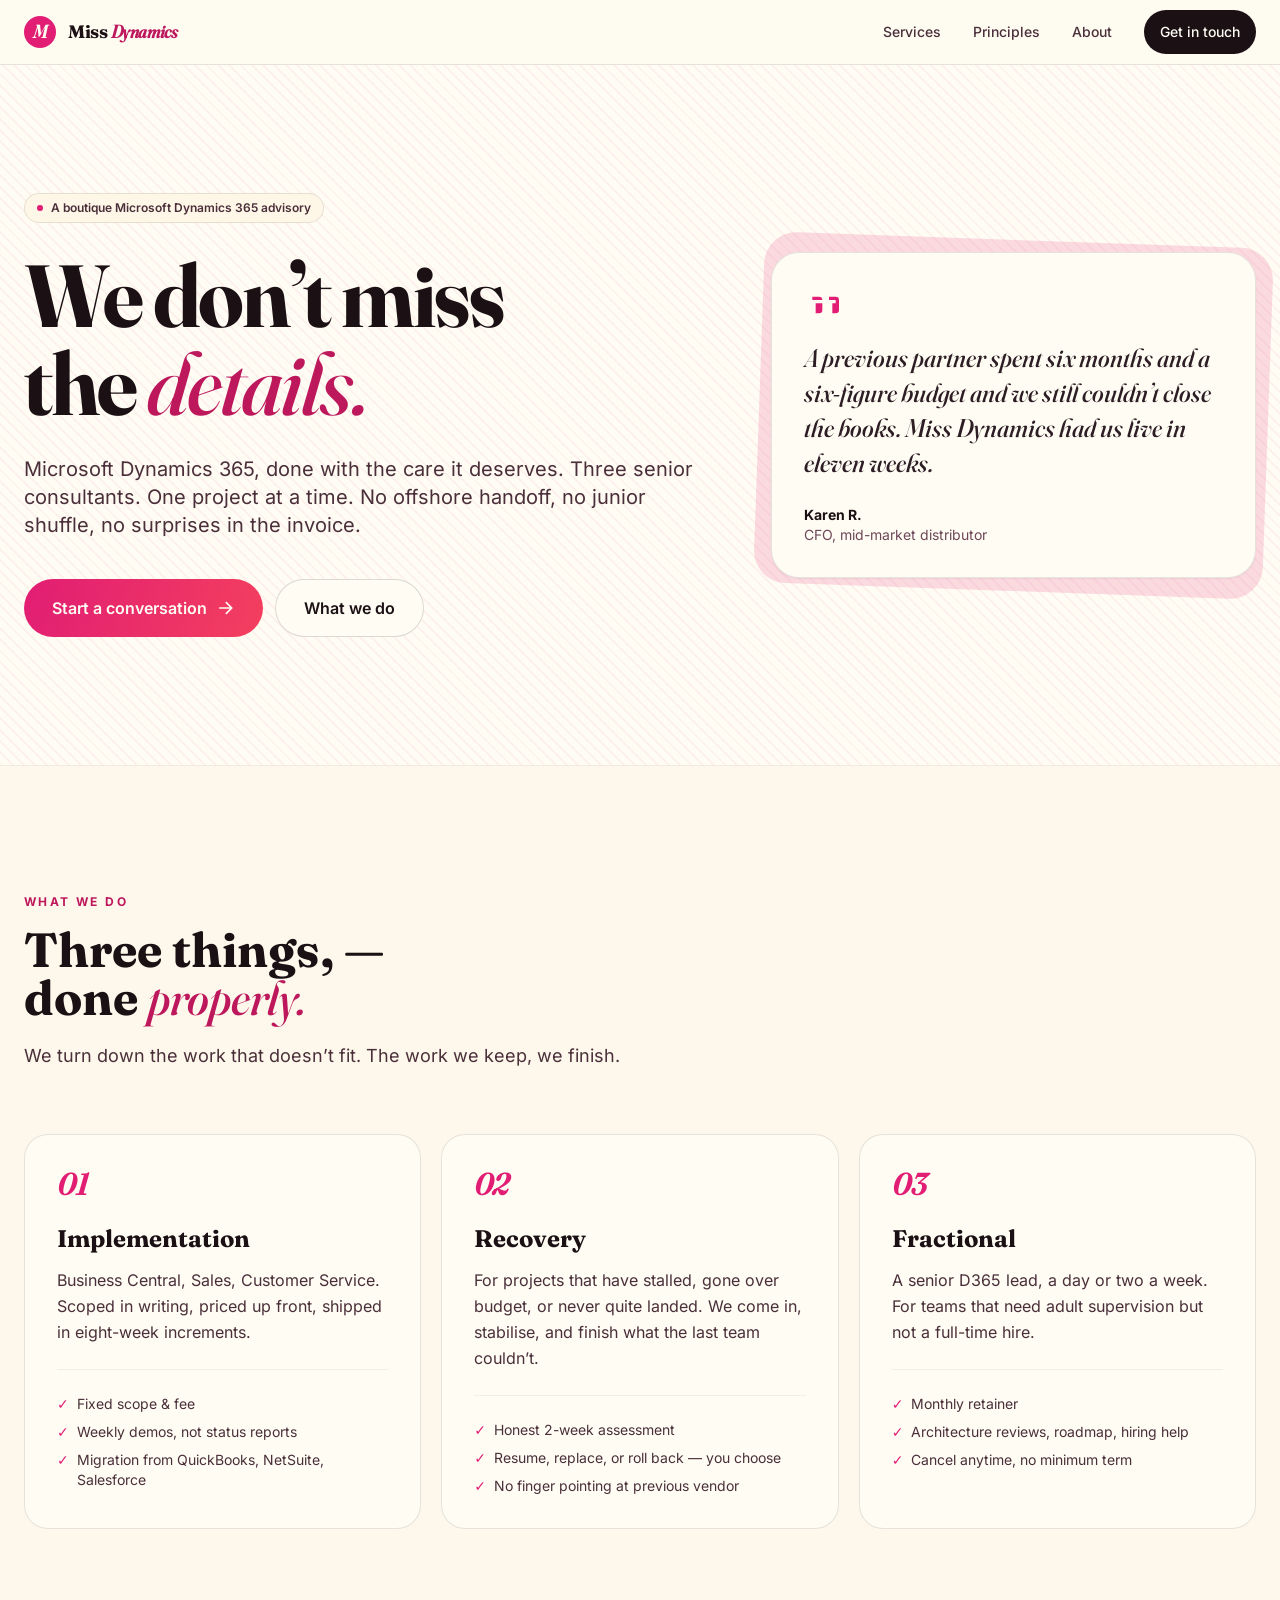
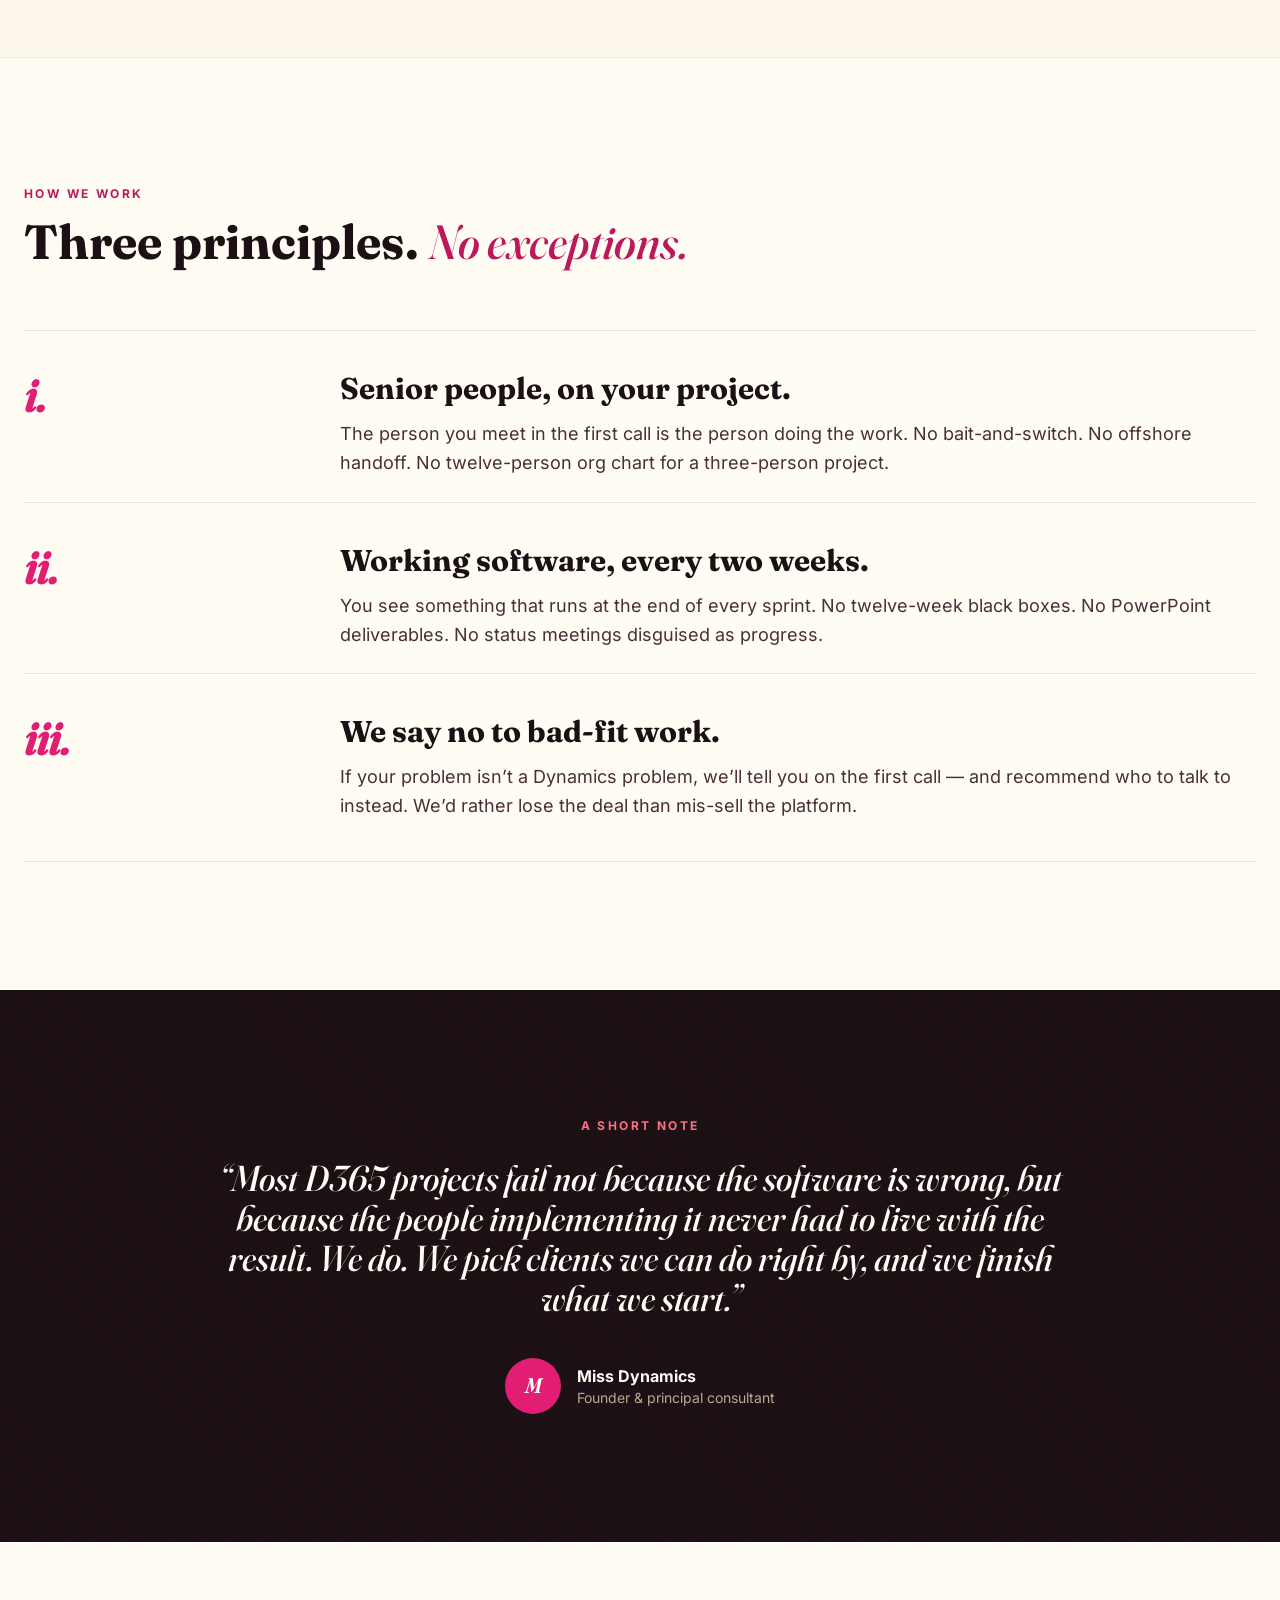
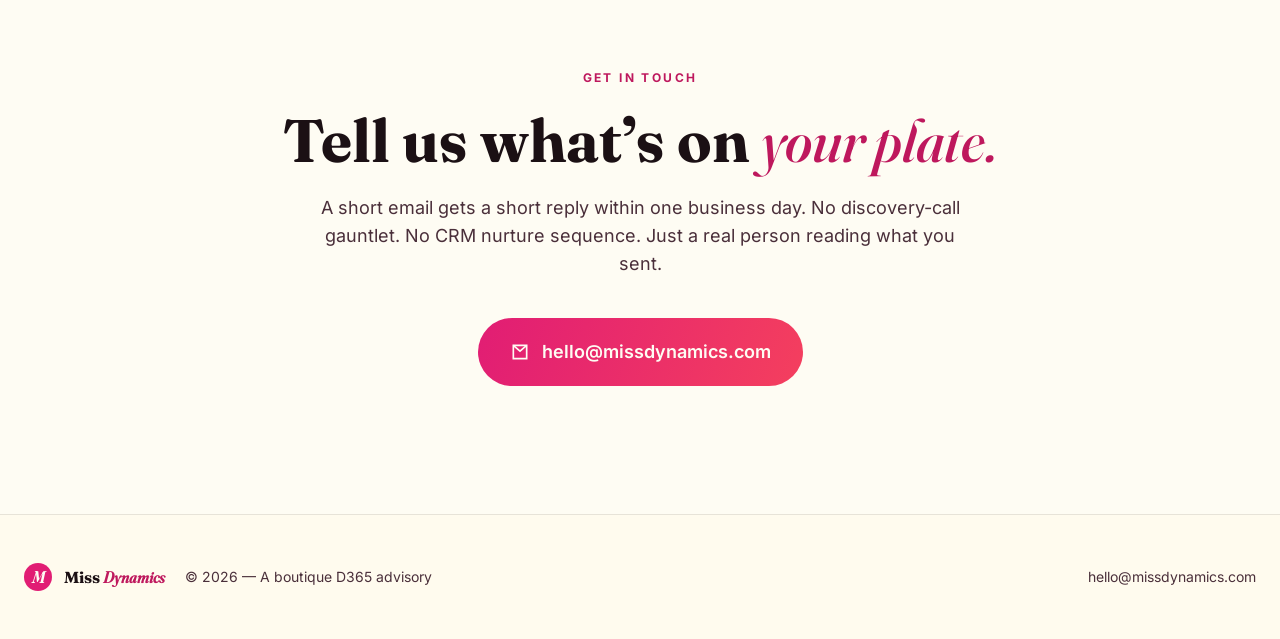
<file: index.html>
<!DOCTYPE html>
<html lang="en" class="scroll-smooth">
<head>
<meta charset="UTF-8">
<meta name="viewport" content="width=device-width, initial-scale=1.0">
<title>Miss Dynamics — A Boutique Microsoft Dynamics 365 Advisory</title>
<meta name="description" content="Small senior team. No offshore handoff. Microsoft Dynamics 365 done with the care it deserves.">
<link rel="canonical" href="https://missdynamics.com/">
<meta name="theme-color" content="#E11D74">
<meta property="og:title" content="Miss Dynamics — A Boutique Microsoft Dynamics 365 Advisory">
<meta property="og:description" content="Small senior team. No offshore handoff. Microsoft Dynamics 365 done with the care it deserves.">
<meta property="og:type" content="website">
<meta property="og:url" content="https://missdynamics.com">
<link rel="preload" href="/fonts/inter-normal-latin.woff2" as="font" type="font/woff2" crossorigin>
<link rel="preload" href="/fonts/fraunces-normal-latin.woff2" as="font" type="font/woff2" crossorigin>
<link rel="icon" href="data:image/svg+xml,%3Csvg xmlns='http://www.w3.org/2000/svg' viewBox='0 0 32 32'%3E%3Ccircle cx='16' cy='16' r='14' fill='%23E11D74'/%3E%3Ctext x='16' y='22' text-anchor='middle' font-family='serif' font-style='italic' font-weight='900' fill='%23FEF7E7' font-size='20'%3EM%3C/text%3E%3C/svg%3E">
<link rel="stylesheet" href="/style.css">
<style>
  body { font-family: 'Inter', system-ui, sans-serif; }
  .font-display { font-family: 'Fraunces', Georgia, serif; }
  .italic-display { font-family: 'Fraunces', Georgia, serif; font-style: italic; font-variation-settings: "opsz" 144, "SOFT" 100; }
  *:focus-visible {
    outline: 3px solid #E11D74;
    outline-offset: 3px;
    border-radius: 2px;
  }
  .ribbon {
    background: linear-gradient(110deg, #E11D74 0%, #F43F5E 100%);
  }
  .deco-line {
    background-image: repeating-linear-gradient(45deg, rgba(225,29,116,.12) 0 2px, transparent 2px 8px);
  }
  @media (prefers-reduced-motion: no-preference) {
    .reveal { opacity: 0; transform: translateY(20px); animation: rise .7s ease-out forwards; }
    .reveal-2 { animation-delay: .1s; }
    .reveal-3 { animation-delay: .2s; }
    @keyframes rise { to { opacity: 1; transform: translateY(0); } }
  }
</style>
</head>
<body class="bg-cream-50 text-ink-900 antialiased">

<a href="#main" class="sr-only focus:not-sr-only focus:fixed focus:top-4 focus:left-4 bg-rose-500 text-white px-4 py-2 rounded-md z-50 text-sm font-medium">Skip to content</a>

<header class="sticky top-0 z-30 border-b border-ink-900/10 bg-cream-50/90 backdrop-blur">
  <div class="max-w-7xl mx-auto px-6 h-16 flex items-center justify-between">
    <a href="#" class="flex items-center gap-3" aria-label="Miss Dynamics home">
      <span class="w-8 h-8 rounded-full bg-rose-500 grid place-items-center text-cream-50 font-display italic-display font-black text-lg" aria-hidden="true">M</span>
      <span class="font-display font-bold text-lg tracking-tight">Miss <span class="italic-display text-rose-600">Dynamics</span></span>
    </a>
    <nav class="hidden md:flex items-center gap-8 text-sm font-medium text-ink-700" aria-label="Primary">
      <a href="#services" class="hover:text-rose-600 transition-colors">Services</a>
      <a href="#principles" class="hover:text-rose-600 transition-colors">Principles</a>
      <a href="#about" class="hover:text-rose-600 transition-colors">About</a>
      <a href="#contact" class="inline-flex items-center gap-1.5 bg-ink-900 hover:bg-rose-600 text-cream-50 px-4 py-2 rounded-full transition-colors min-h-[44px]">
        Get in touch
      </a>
    </nav>
    <a href="#contact" class="md:hidden bg-ink-900 text-cream-50 px-4 py-2 rounded-full text-sm font-medium min-h-[44px] inline-flex items-center">Contact</a>
  </div>
</header>

<main id="main">

  <!-- HERO -->
  <section class="relative overflow-hidden">
    <div class="absolute inset-0 deco-line opacity-40" aria-hidden="true"></div>
    <div class="relative max-w-7xl mx-auto px-6 pt-20 pb-24 md:pt-32 md:pb-32">
      <div class="grid md:grid-cols-12 gap-12 items-center">
        <div class="md:col-span-7 reveal">
          <div class="inline-flex items-center gap-2 bg-cream-100 border border-ink-900/10 px-3 py-1.5 rounded-full text-xs font-semibold mb-7 text-ink-700">
            <span class="w-1.5 h-1.5 bg-rose-500 rounded-full" aria-hidden="true"></span>
            A boutique Microsoft Dynamics 365 advisory
          </div>
          <h1 class="font-display text-5xl md:text-7xl lg:text-[5.5rem] font-bold leading-[1.02] tracking-tight mb-7">
            We don&rsquo;t miss<br>
            the <span class="italic-display text-rose-600 font-medium">details.</span>
          </h1>
          <p class="text-lg md:text-xl text-ink-700 leading-relaxed mb-10 max-w-2xl">
            Microsoft Dynamics 365, done with the care it deserves. Three senior consultants.
            One project at a time. No offshore handoff, no junior shuffle, no surprises in the
            invoice.
          </p>
          <div class="flex flex-col sm:flex-row gap-3">
            <a href="#contact" class="inline-flex items-center justify-center gap-2 ribbon hover:opacity-90 text-cream-50 px-7 py-4 rounded-full text-base font-semibold transition-all min-h-[52px]">
              Start a conversation
              <svg class="w-5 h-5" viewBox="0 0 24 24" fill="none" stroke="currentColor" stroke-width="2" aria-hidden="true"><path d="M5 12h14M13 5l7 7-7 7"/></svg>
            </a>
            <a href="#services" class="inline-flex items-center justify-center gap-2 bg-cream-50 hover:bg-cream-100 text-ink-900 border border-ink-900/15 px-7 py-4 rounded-full text-base font-semibold transition-colors min-h-[52px]">
              What we do
            </a>
          </div>
        </div>
        <aside class="md:col-span-5 reveal reveal-2">
          <figure class="relative">
            <div class="absolute -inset-3 bg-rose-500/15 rounded-[2rem] rotate-2" aria-hidden="true"></div>
            <blockquote class="relative bg-cream-50 border border-ink-900/10 rounded-[1.75rem] p-8 shadow-sm">
              <svg class="w-10 h-10 text-rose-500 mb-4" viewBox="0 0 24 24" fill="currentColor" aria-hidden="true"><path d="M9 7H5a2 2 0 00-2 2v6a2 2 0 002 2h2v-6H5V9h4V7zm10 0h-4a2 2 0 00-2 2v6a2 2 0 002 2h2v-6h-4V9h6V7z" transform="scale(-1,1) translate(-24,0)"/></svg>
              <p class="font-display italic-display text-2xl md:text-[1.6rem] leading-snug text-ink-800 mb-6">
                A previous partner spent six months and a six-figure budget and we still
                couldn&rsquo;t close the books. Miss Dynamics had us live in eleven weeks.
              </p>
              <footer class="text-sm">
                <div class="font-bold">Karen R.</div>
                <div class="text-ink-600">CFO, mid-market distributor</div>
              </footer>
            </blockquote>
          </figure>
        </aside>
      </div>
    </div>
  </section>

  <!-- SERVICES -->
  <section id="services" class="py-24 md:py-32 bg-cream-100/60 border-y border-ink-900/5">
    <div class="max-w-7xl mx-auto px-6">
      <div class="max-w-2xl mb-16">
        <div class="text-xs uppercase tracking-[0.2em] text-rose-600 font-bold mb-4">What we do</div>
        <h2 class="font-display text-4xl md:text-5xl font-bold leading-tight mb-5">
          Three things, &mdash;<br>
          done <span class="italic-display text-rose-600 font-medium">properly.</span>
        </h2>
        <p class="text-lg text-ink-700">
          We turn down the work that doesn&rsquo;t fit. The work we keep, we finish.
        </p>
      </div>
      <div class="grid md:grid-cols-3 gap-5">
        <article class="bg-cream-50 rounded-3xl p-8 border border-ink-900/10 hover:border-rose-500 transition-colors">
          <div class="font-display italic-display text-rose-500 text-3xl font-bold mb-5">01</div>
          <h3 class="font-display text-2xl font-bold mb-3">Implementation</h3>
          <p class="text-base text-ink-700 leading-relaxed mb-4">
            Business Central, Sales, Customer Service. Scoped in writing, priced up front,
            shipped in eight-week increments.
          </p>
          <ul class="text-sm text-ink-700 space-y-2 mt-6 pt-6 border-t border-ink-900/5">
            <li class="flex gap-2"><span class="text-rose-500" aria-hidden="true">&#10003;</span>Fixed scope &amp; fee</li>
            <li class="flex gap-2"><span class="text-rose-500" aria-hidden="true">&#10003;</span>Weekly demos, not status reports</li>
            <li class="flex gap-2"><span class="text-rose-500" aria-hidden="true">&#10003;</span>Migration from QuickBooks, NetSuite, Salesforce</li>
          </ul>
        </article>
        <article class="bg-cream-50 rounded-3xl p-8 border border-ink-900/10 hover:border-rose-500 transition-colors">
          <div class="font-display italic-display text-rose-500 text-3xl font-bold mb-5">02</div>
          <h3 class="font-display text-2xl font-bold mb-3">Recovery</h3>
          <p class="text-base text-ink-700 leading-relaxed mb-4">
            For projects that have stalled, gone over budget, or never quite landed. We come
            in, stabilise, and finish what the last team couldn&rsquo;t.
          </p>
          <ul class="text-sm text-ink-700 space-y-2 mt-6 pt-6 border-t border-ink-900/5">
            <li class="flex gap-2"><span class="text-rose-500" aria-hidden="true">&#10003;</span>Honest 2-week assessment</li>
            <li class="flex gap-2"><span class="text-rose-500" aria-hidden="true">&#10003;</span>Resume, replace, or roll back &mdash; you choose</li>
            <li class="flex gap-2"><span class="text-rose-500" aria-hidden="true">&#10003;</span>No finger pointing at previous vendor</li>
          </ul>
        </article>
        <article class="bg-cream-50 rounded-3xl p-8 border border-ink-900/10 hover:border-rose-500 transition-colors">
          <div class="font-display italic-display text-rose-500 text-3xl font-bold mb-5">03</div>
          <h3 class="font-display text-2xl font-bold mb-3">Fractional</h3>
          <p class="text-base text-ink-700 leading-relaxed mb-4">
            A senior D365 lead, a day or two a week. For teams that need adult supervision
            but not a full-time hire.
          </p>
          <ul class="text-sm text-ink-700 space-y-2 mt-6 pt-6 border-t border-ink-900/5">
            <li class="flex gap-2"><span class="text-rose-500" aria-hidden="true">&#10003;</span>Monthly retainer</li>
            <li class="flex gap-2"><span class="text-rose-500" aria-hidden="true">&#10003;</span>Architecture reviews, roadmap, hiring help</li>
            <li class="flex gap-2"><span class="text-rose-500" aria-hidden="true">&#10003;</span>Cancel anytime, no minimum term</li>
          </ul>
        </article>
      </div>
    </div>
  </section>

  <!-- PRINCIPLES -->
  <section id="principles" class="py-24 md:py-32">
    <div class="max-w-7xl mx-auto px-6">
      <div class="max-w-2xl mb-16">
        <div class="text-xs uppercase tracking-[0.2em] text-rose-600 font-bold mb-4">How we work</div>
        <h2 class="font-display text-4xl md:text-5xl font-bold leading-tight mb-5">
          Three principles. <span class="italic-display text-rose-600 font-medium">No exceptions.</span>
        </h2>
      </div>
      <div class="space-y-6">
        <div class="grid md:grid-cols-12 gap-8 items-start border-t border-ink-900/10 pt-10">
          <div class="md:col-span-3">
            <div class="font-display italic-display text-rose-500 text-5xl font-bold">i.</div>
          </div>
          <div class="md:col-span-9">
            <h3 class="font-display text-3xl font-bold mb-3">Senior people, on your project.</h3>
            <p class="text-lg text-ink-700 leading-relaxed">
              The person you meet in the first call is the person doing the work.
              No bait-and-switch. No offshore handoff. No twelve-person org chart for a
              three-person project.
            </p>
          </div>
        </div>
        <div class="grid md:grid-cols-12 gap-8 items-start border-t border-ink-900/10 pt-10">
          <div class="md:col-span-3">
            <div class="font-display italic-display text-rose-500 text-5xl font-bold">ii.</div>
          </div>
          <div class="md:col-span-9">
            <h3 class="font-display text-3xl font-bold mb-3">Working software, every two weeks.</h3>
            <p class="text-lg text-ink-700 leading-relaxed">
              You see something that runs at the end of every sprint. No twelve-week black
              boxes. No PowerPoint deliverables. No status meetings disguised as progress.
            </p>
          </div>
        </div>
        <div class="grid md:grid-cols-12 gap-8 items-start border-t border-b border-ink-900/10 py-10">
          <div class="md:col-span-3">
            <div class="font-display italic-display text-rose-500 text-5xl font-bold">iii.</div>
          </div>
          <div class="md:col-span-9">
            <h3 class="font-display text-3xl font-bold mb-3">We say no to bad-fit work.</h3>
            <p class="text-lg text-ink-700 leading-relaxed">
              If your problem isn&rsquo;t a Dynamics problem, we&rsquo;ll tell you on the
              first call &mdash; and recommend who to talk to instead. We&rsquo;d rather lose
              the deal than mis-sell the platform.
            </p>
          </div>
        </div>
      </div>
    </div>
  </section>

  <!-- ABOUT / FOUNDER NOTE -->
  <section id="about" class="py-24 md:py-32 bg-ink-900 text-cream-50 relative overflow-hidden">
    <div class="absolute inset-0 deco-line opacity-20" aria-hidden="true"></div>
    <div class="relative max-w-4xl mx-auto px-6 text-center">
      <div class="text-xs uppercase tracking-[0.2em] text-coral-400 font-bold mb-6">A short note</div>
      <p class="font-display italic-display text-3xl md:text-4xl leading-snug mb-10">
        &ldquo;Most D365 projects fail not because the software is wrong, but because the
        people implementing it never had to live with the result. We do. We pick clients we
        can do right by, and we finish what we start.&rdquo;
      </p>
      <div class="inline-flex items-center gap-4">
        <span class="w-14 h-14 rounded-full bg-rose-500 grid place-items-center font-display italic-display text-cream-50 text-xl font-black" aria-hidden="true">M</span>
        <div class="text-left">
          <div class="font-bold">Miss Dynamics</div>
          <div class="text-sm text-cream-200/70">Founder &amp; principal consultant</div>
        </div>
      </div>
    </div>
  </section>

  <!-- CTA -->
  <section id="contact" class="py-24 md:py-32">
    <div class="max-w-4xl mx-auto px-6 text-center">
      <div class="text-xs uppercase tracking-[0.2em] text-rose-600 font-bold mb-6">Get in touch</div>
      <h2 class="font-display text-5xl md:text-6xl font-bold leading-tight mb-6">
        Tell us what&rsquo;s on <span class="italic-display text-rose-600 font-medium">your plate.</span>
      </h2>
      <p class="text-lg text-ink-700 max-w-2xl mx-auto mb-10">
        A short email gets a short reply within one business day. No discovery-call gauntlet.
        No CRM nurture sequence. Just a real person reading what you sent.
      </p>
      <a href="mailto:hello@missdynamics.com?subject=Hello%20from%20your%20website" class="inline-flex items-center justify-center gap-3 ribbon hover:opacity-90 text-cream-50 px-8 py-5 rounded-full text-lg font-semibold transition-all min-h-[56px]">
        <svg class="w-5 h-5" viewBox="0 0 24 24" fill="none" stroke="currentColor" stroke-width="2" aria-hidden="true"><path d="M4 4h16v16H4z"/><path d="M4 4l8 7 8-7"/></svg>
        hello@missdynamics.com
      </a>
    </div>
  </section>

</main>

<footer class="border-t border-ink-900/10 bg-cream-100/40 py-12">
  <div class="max-w-7xl mx-auto px-6 flex flex-col md:flex-row items-start md:items-center justify-between gap-6">
    <div class="flex items-center gap-3">
      <span class="w-7 h-7 rounded-full bg-rose-500 grid place-items-center text-cream-50 font-display italic-display font-black" aria-hidden="true">M</span>
      <span class="font-display font-bold">Miss <span class="italic-display text-rose-600">Dynamics</span></span>
      <span class="text-sm text-ink-700 ml-2">&copy; 2026 &mdash; A boutique D365 advisory</span>
    </div>
    <div class="text-sm text-ink-700">
      <a href="mailto:hello@missdynamics.com" class="hover:text-rose-600 transition-colors">hello@missdynamics.com</a>
    </div>
  </div>
</footer>

</body>
</html>
</file>
<file: style.css>
@font-face{font-family:Fraunces;font-style:italic;font-weight:500;font-display:swap;src:url(/fonts/fraunces-italic-latin-ext.woff2) format("woff2");unicode-range:u+0100-02ba,u+02bd-02c5,u+02c7-02cc,u+02ce-02d7,u+02dd-02ff,u+0304,u+0308,u+0329,u+1d00-1dbf,u+1e00-1e9f,u+1ef2-1eff,u+2020,u+20a0-20ab,u+20ad-20c4,u+2113,u+2c60-2c7f,u+a720-a7ff}@font-face{font-family:Fraunces;font-style:italic;font-weight:500;font-display:swap;src:url(/fonts/fraunces-italic-latin.woff2) format("woff2");unicode-range:u+00??,u+0131,u+0152-0153,u+02bb-02bc,u+02c6,u+02da,u+02dc,u+0304,u+0308,u+0329,u+2000-206f,u+20ac,u+2122,u+2191,u+2193,u+2212,u+2215,u+feff,u+fffd}@font-face{font-family:Fraunces;font-style:normal;font-weight:400 900;font-display:swap;src:url(/fonts/fraunces-normal-latin-ext.woff2) format("woff2");unicode-range:u+0100-02ba,u+02bd-02c5,u+02c7-02cc,u+02ce-02d7,u+02dd-02ff,u+0304,u+0308,u+0329,u+1d00-1dbf,u+1e00-1e9f,u+1ef2-1eff,u+2020,u+20a0-20ab,u+20ad-20c4,u+2113,u+2c60-2c7f,u+a720-a7ff}@font-face{font-family:Fraunces;font-style:normal;font-weight:400 900;font-display:swap;src:url(/fonts/fraunces-normal-latin.woff2) format("woff2");unicode-range:u+00??,u+0131,u+0152-0153,u+02bb-02bc,u+02c6,u+02da,u+02dc,u+0304,u+0308,u+0329,u+2000-206f,u+20ac,u+2122,u+2191,u+2193,u+2212,u+2215,u+feff,u+fffd}@font-face{font-family:Inter;font-style:normal;font-weight:400 700;font-display:swap;src:url(/fonts/inter-normal-latin-ext.woff2) format("woff2");unicode-range:u+0100-02ba,u+02bd-02c5,u+02c7-02cc,u+02ce-02d7,u+02dd-02ff,u+0304,u+0308,u+0329,u+1d00-1dbf,u+1e00-1e9f,u+1ef2-1eff,u+2020,u+20a0-20ab,u+20ad-20c4,u+2113,u+2c60-2c7f,u+a720-a7ff}@font-face{font-family:Inter;font-style:normal;font-weight:400 700;font-display:swap;src:url(/fonts/inter-normal-latin.woff2) format("woff2");unicode-range:u+00??,u+0131,u+0152-0153,u+02bb-02bc,u+02c6,u+02da,u+02dc,u+0304,u+0308,u+0329,u+2000-206f,u+20ac,u+2122,u+2191,u+2193,u+2212,u+2215,u+feff,u+fffd}*,:after,:before{--tw-border-spacing-x:0;--tw-border-spacing-y:0;--tw-translate-x:0;--tw-translate-y:0;--tw-rotate:0;--tw-skew-x:0;--tw-skew-y:0;--tw-scale-x:1;--tw-scale-y:1;--tw-pan-x: ;--tw-pan-y: ;--tw-pinch-zoom: ;--tw-scroll-snap-strictness:proximity;--tw-gradient-from-position: ;--tw-gradient-via-position: ;--tw-gradient-to-position: ;--tw-ordinal: ;--tw-slashed-zero: ;--tw-numeric-figure: ;--tw-numeric-spacing: ;--tw-numeric-fraction: ;--tw-ring-inset: ;--tw-ring-offset-width:0px;--tw-ring-offset-color:#fff;--tw-ring-color:rgba(59,130,246,.5);--tw-ring-offset-shadow:0 0 #0000;--tw-ring-shadow:0 0 #0000;--tw-shadow:0 0 #0000;--tw-shadow-colored:0 0 #0000;--tw-blur: ;--tw-brightness: ;--tw-contrast: ;--tw-grayscale: ;--tw-hue-rotate: ;--tw-invert: ;--tw-saturate: ;--tw-sepia: ;--tw-drop-shadow: ;--tw-backdrop-blur: ;--tw-backdrop-brightness: ;--tw-backdrop-contrast: ;--tw-backdrop-grayscale: ;--tw-backdrop-hue-rotate: ;--tw-backdrop-invert: ;--tw-backdrop-opacity: ;--tw-backdrop-saturate: ;--tw-backdrop-sepia: ;--tw-contain-size: ;--tw-contain-layout: ;--tw-contain-paint: ;--tw-contain-style: }::backdrop{--tw-border-spacing-x:0;--tw-border-spacing-y:0;--tw-translate-x:0;--tw-translate-y:0;--tw-rotate:0;--tw-skew-x:0;--tw-skew-y:0;--tw-scale-x:1;--tw-scale-y:1;--tw-pan-x: ;--tw-pan-y: ;--tw-pinch-zoom: ;--tw-scroll-snap-strictness:proximity;--tw-gradient-from-position: ;--tw-gradient-via-position: ;--tw-gradient-to-position: ;--tw-ordinal: ;--tw-slashed-zero: ;--tw-numeric-figure: ;--tw-numeric-spacing: ;--tw-numeric-fraction: ;--tw-ring-inset: ;--tw-ring-offset-width:0px;--tw-ring-offset-color:#fff;--tw-ring-color:rgba(59,130,246,.5);--tw-ring-offset-shadow:0 0 #0000;--tw-ring-shadow:0 0 #0000;--tw-shadow:0 0 #0000;--tw-shadow-colored:0 0 #0000;--tw-blur: ;--tw-brightness: ;--tw-contrast: ;--tw-grayscale: ;--tw-hue-rotate: ;--tw-invert: ;--tw-saturate: ;--tw-sepia: ;--tw-drop-shadow: ;--tw-backdrop-blur: ;--tw-backdrop-brightness: ;--tw-backdrop-contrast: ;--tw-backdrop-grayscale: ;--tw-backdrop-hue-rotate: ;--tw-backdrop-invert: ;--tw-backdrop-opacity: ;--tw-backdrop-saturate: ;--tw-backdrop-sepia: ;--tw-contain-size: ;--tw-contain-layout: ;--tw-contain-paint: ;--tw-contain-style: }

/*! tailwindcss v3.4.17 | MIT License | https://tailwindcss.com*/*,:after,:before{box-sizing:border-box;border:0 solid #e5e7eb}:after,:before{--tw-content:""}:host,html{line-height:1.5;-webkit-text-size-adjust:100%;-moz-tab-size:4;-o-tab-size:4;tab-size:4;font-family:Inter,system-ui,sans-serif;font-feature-settings:normal;font-variation-settings:normal;-webkit-tap-highlight-color:transparent}body{margin:0;line-height:inherit}hr{height:0;color:inherit;border-top-width:1px}abbr:where([title]){-webkit-text-decoration:underline dotted;text-decoration:underline dotted}h1,h2,h3,h4,h5,h6{font-size:inherit;font-weight:inherit}a{color:inherit;text-decoration:inherit}b,strong{font-weight:bolder}code,kbd,pre,samp{font-family:ui-monospace,SFMono-Regular,Menlo,Monaco,Consolas,Liberation Mono,Courier New,monospace;font-feature-settings:normal;font-variation-settings:normal;font-size:1em}small{font-size:80%}sub,sup{font-size:75%;line-height:0;position:relative;vertical-align:baseline}sub{bottom:-.25em}sup{top:-.5em}table{text-indent:0;border-color:inherit;border-collapse:collapse}button,input,optgroup,select,textarea{font-family:inherit;font-feature-settings:inherit;font-variation-settings:inherit;font-size:100%;font-weight:inherit;line-height:inherit;letter-spacing:inherit;color:inherit;margin:0;padding:0}button,select{text-transform:none}button,input:where([type=button]),input:where([type=reset]),input:where([type=submit]){-webkit-appearance:button;background-color:transparent;background-image:none}:-moz-focusring{outline:auto}:-moz-ui-invalid{box-shadow:none}progress{vertical-align:baseline}::-webkit-inner-spin-button,::-webkit-outer-spin-button{height:auto}[type=search]{-webkit-appearance:textfield;outline-offset:-2px}::-webkit-search-decoration{-webkit-appearance:none}::-webkit-file-upload-button{-webkit-appearance:button;font:inherit}summary{display:list-item}blockquote,dd,dl,figure,h1,h2,h3,h4,h5,h6,hr,p,pre{margin:0}fieldset{margin:0}fieldset,legend{padding:0}menu,ol,ul{list-style:none;margin:0;padding:0}dialog{padding:0}textarea{resize:vertical}input::-moz-placeholder,textarea::-moz-placeholder{opacity:1;color:#9ca3af}input::placeholder,textarea::placeholder{opacity:1;color:#9ca3af}[role=button],button{cursor:pointer}:disabled{cursor:default}audio,canvas,embed,iframe,img,object,svg,video{display:block;vertical-align:middle}img,video{max-width:100%;height:auto}[hidden]:where(:not([hidden=until-found])){display:none}.sr-only{position:absolute;width:1px;height:1px;padding:0;margin:-1px;overflow:hidden;clip:rect(0,0,0,0);white-space:nowrap;border-width:0}.absolute{position:absolute}.relative{position:relative}.sticky{position:sticky}.-inset-3{inset:-.75rem}.inset-0{inset:0}.top-0{top:0}.z-30{z-index:30}.z-50{z-index:50}.mx-auto{margin-left:auto;margin-right:auto}.mb-10{margin-bottom:2.5rem}.mb-16{margin-bottom:4rem}.mb-3{margin-bottom:.75rem}.mb-4{margin-bottom:1rem}.mb-5{margin-bottom:1.25rem}.mb-6{margin-bottom:1.5rem}.mb-7{margin-bottom:1.75rem}.ml-2{margin-left:.5rem}.mt-6{margin-top:1.5rem}.flex{display:flex}.inline-flex{display:inline-flex}.grid{display:grid}.hidden{display:none}.h-1\.5{height:.375rem}.h-10{height:2.5rem}.h-14{height:3.5rem}.h-16{height:4rem}.h-5{height:1.25rem}.h-7{height:1.75rem}.h-8{height:2rem}.min-h-\[44px\]{min-height:44px}.min-h-\[52px\]{min-height:52px}.min-h-\[56px\]{min-height:56px}.w-1\.5{width:.375rem}.w-10{width:2.5rem}.w-14{width:3.5rem}.w-5{width:1.25rem}.w-7{width:1.75rem}.w-8{width:2rem}.max-w-2xl{max-width:42rem}.max-w-4xl{max-width:56rem}.max-w-7xl{max-width:80rem}.rotate-2{--tw-rotate:2deg}.rotate-2,.transform{transform:translate(var(--tw-translate-x),var(--tw-translate-y)) rotate(var(--tw-rotate)) skewX(var(--tw-skew-x)) skewY(var(--tw-skew-y)) scaleX(var(--tw-scale-x)) scaleY(var(--tw-scale-y))}.flex-col{flex-direction:column}.place-items-center{place-items:center}.items-start{align-items:flex-start}.items-center{align-items:center}.justify-center{justify-content:center}.justify-between{justify-content:space-between}.gap-1\.5{gap:.375rem}.gap-12{gap:3rem}.gap-2{gap:.5rem}.gap-3{gap:.75rem}.gap-4{gap:1rem}.gap-5{gap:1.25rem}.gap-6{gap:1.5rem}.gap-8{gap:2rem}.space-y-2>:not([hidden])~:not([hidden]){--tw-space-y-reverse:0;margin-top:calc(.5rem*(1 - var(--tw-space-y-reverse)));margin-bottom:calc(.5rem*var(--tw-space-y-reverse))}.space-y-6>:not([hidden])~:not([hidden]){--tw-space-y-reverse:0;margin-top:calc(1.5rem*(1 - var(--tw-space-y-reverse)));margin-bottom:calc(1.5rem*var(--tw-space-y-reverse))}.overflow-hidden{overflow:hidden}.scroll-smooth{scroll-behavior:smooth}.rounded-3xl{border-radius:1.5rem}.rounded-\[1\.75rem\]{border-radius:1.75rem}.rounded-\[2rem\]{border-radius:2rem}.rounded-full{border-radius:9999px}.rounded-md{border-radius:.375rem}.border{border-width:1px}.border-y{border-top-width:1px}.border-b,.border-y{border-bottom-width:1px}.border-t{border-top-width:1px}.border-ink-900\/10{border-color:rgba(27,16,20,.1)}.border-ink-900\/15{border-color:rgba(27,16,20,.15)}.border-ink-900\/5{border-color:rgba(27,16,20,.05)}.bg-cream-100{--tw-bg-opacity:1;background-color:rgb(254 247 231/var(--tw-bg-opacity,1))}.bg-cream-100\/40{background-color:hsla(42,92%,95%,.4)}.bg-cream-100\/60{background-color:hsla(42,92%,95%,.6)}.bg-cream-50{--tw-bg-opacity:1;background-color:rgb(254 252 243/var(--tw-bg-opacity,1))}.bg-cream-50\/90{background-color:hsla(49,85%,97%,.9)}.bg-ink-900{--tw-bg-opacity:1;background-color:rgb(27 16 20/var(--tw-bg-opacity,1))}.bg-rose-500{--tw-bg-opacity:1;background-color:rgb(225 29 116/var(--tw-bg-opacity,1))}.bg-rose-500\/15{background-color:rgba(225,29,116,.15)}.p-8{padding:2rem}.px-3{padding-left:.75rem;padding-right:.75rem}.px-4{padding-left:1rem;padding-right:1rem}.px-6{padding-left:1.5rem;padding-right:1.5rem}.px-7{padding-left:1.75rem;padding-right:1.75rem}.px-8{padding-left:2rem;padding-right:2rem}.py-1\.5{padding-top:.375rem;padding-bottom:.375rem}.py-10{padding-top:2.5rem;padding-bottom:2.5rem}.py-12{padding-top:3rem;padding-bottom:3rem}.py-2{padding-top:.5rem;padding-bottom:.5rem}.py-24{padding-top:6rem;padding-bottom:6rem}.py-4{padding-top:1rem;padding-bottom:1rem}.py-5{padding-top:1.25rem;padding-bottom:1.25rem}.pb-24{padding-bottom:6rem}.pt-10{padding-top:2.5rem}.pt-20{padding-top:5rem}.pt-6{padding-top:1.5rem}.text-left{text-align:left}.text-center{text-align:center}.font-display{font-family:Fraunces,Georgia,serif}.text-2xl{font-size:1.5rem;line-height:2rem}.text-3xl{font-size:1.875rem;line-height:2.25rem}.text-4xl{font-size:2.25rem;line-height:2.5rem}.text-5xl{font-size:3rem;line-height:1}.text-base{font-size:1rem;line-height:1.5rem}.text-lg{font-size:1.125rem;line-height:1.75rem}.text-sm{font-size:.875rem;line-height:1.25rem}.text-xl{font-size:1.25rem;line-height:1.75rem}.text-xs{font-size:.75rem;line-height:1rem}.font-black{font-weight:900}.font-bold{font-weight:700}.font-medium{font-weight:500}.font-semibold{font-weight:600}.uppercase{text-transform:uppercase}.italic{font-style:italic}.leading-\[1\.02\]{line-height:1.02}.leading-relaxed{line-height:1.625}.leading-snug{line-height:1.375}.leading-tight{line-height:1.25}.tracking-\[0\.2em\]{letter-spacing:.2em}.tracking-tight{letter-spacing:-.025em}.text-coral-400{--tw-text-opacity:1;color:rgb(251 113 133/var(--tw-text-opacity,1))}.text-cream-200\/70{color:hsla(43,80%,88%,.7)}.text-cream-50{--tw-text-opacity:1;color:rgb(254 252 243/var(--tw-text-opacity,1))}.text-ink-600{--tw-text-opacity:1;color:rgb(110 71 89/var(--tw-text-opacity,1))}.text-ink-700{--tw-text-opacity:1;color:rgb(74 47 58/var(--tw-text-opacity,1))}.text-ink-800{--tw-text-opacity:1;color:rgb(45 29 36/var(--tw-text-opacity,1))}.text-ink-900{--tw-text-opacity:1;color:rgb(27 16 20/var(--tw-text-opacity,1))}.text-rose-500{--tw-text-opacity:1;color:rgb(225 29 116/var(--tw-text-opacity,1))}.text-rose-600{--tw-text-opacity:1;color:rgb(190 24 93/var(--tw-text-opacity,1))}.text-white{--tw-text-opacity:1;color:rgb(255 255 255/var(--tw-text-opacity,1))}.antialiased{-webkit-font-smoothing:antialiased;-moz-osx-font-smoothing:grayscale}.opacity-20{opacity:.2}.opacity-40{opacity:.4}.shadow-sm{--tw-shadow:0 1px 2px 0 rgba(0,0,0,.05);--tw-shadow-colored:0 1px 2px 0 var(--tw-shadow-color);box-shadow:var(--tw-ring-offset-shadow,0 0 #0000),var(--tw-ring-shadow,0 0 #0000),var(--tw-shadow)}.outline{outline-style:solid}.backdrop-blur{--tw-backdrop-blur:blur(8px);-webkit-backdrop-filter:var(--tw-backdrop-blur) var(--tw-backdrop-brightness) var(--tw-backdrop-contrast) var(--tw-backdrop-grayscale) var(--tw-backdrop-hue-rotate) var(--tw-backdrop-invert) var(--tw-backdrop-opacity) var(--tw-backdrop-saturate) var(--tw-backdrop-sepia);backdrop-filter:var(--tw-backdrop-blur) var(--tw-backdrop-brightness) var(--tw-backdrop-contrast) var(--tw-backdrop-grayscale) var(--tw-backdrop-hue-rotate) var(--tw-backdrop-invert) var(--tw-backdrop-opacity) var(--tw-backdrop-saturate) var(--tw-backdrop-sepia)}.transition-all{transition-property:all;transition-timing-function:cubic-bezier(.4,0,.2,1);transition-duration:.15s}.transition-colors{transition-property:color,background-color,border-color,text-decoration-color,fill,stroke;transition-timing-function:cubic-bezier(.4,0,.2,1);transition-duration:.15s}.ease-out{transition-timing-function:cubic-bezier(0,0,.2,1)}.hover\:border-rose-500:hover{--tw-border-opacity:1;border-color:rgb(225 29 116/var(--tw-border-opacity,1))}.hover\:bg-cream-100:hover{--tw-bg-opacity:1;background-color:rgb(254 247 231/var(--tw-bg-opacity,1))}.hover\:bg-rose-600:hover{--tw-bg-opacity:1;background-color:rgb(190 24 93/var(--tw-bg-opacity,1))}.hover\:text-rose-600:hover{--tw-text-opacity:1;color:rgb(190 24 93/var(--tw-text-opacity,1))}.hover\:opacity-90:hover{opacity:.9}.focus\:not-sr-only:focus{position:static;width:auto;height:auto;padding:0;margin:0;overflow:visible;clip:auto;white-space:normal}.focus\:fixed:focus{position:fixed}.focus\:left-4:focus{left:1rem}.focus\:top-4:focus{top:1rem}@media (min-width:640px){.sm\:flex-row{flex-direction:row}}@media (min-width:768px){.md\:col-span-3{grid-column:span 3/span 3}.md\:col-span-5{grid-column:span 5/span 5}.md\:col-span-7{grid-column:span 7/span 7}.md\:col-span-9{grid-column:span 9/span 9}.md\:flex{display:flex}.md\:hidden{display:none}.md\:grid-cols-12{grid-template-columns:repeat(12,minmax(0,1fr))}.md\:grid-cols-3{grid-template-columns:repeat(3,minmax(0,1fr))}.md\:flex-row{flex-direction:row}.md\:items-center{align-items:center}.md\:py-32{padding-top:8rem}.md\:pb-32,.md\:py-32{padding-bottom:8rem}.md\:pt-32{padding-top:8rem}.md\:text-4xl{font-size:2.25rem;line-height:2.5rem}.md\:text-5xl{font-size:3rem;line-height:1}.md\:text-6xl{font-size:3.75rem;line-height:1}.md\:text-7xl{font-size:4.5rem;line-height:1}.md\:text-\[1\.6rem\]{font-size:1.6rem}.md\:text-xl{font-size:1.25rem;line-height:1.75rem}}@media (min-width:1024px){.lg\:text-\[5\.5rem\]{font-size:5.5rem}}
</file>
